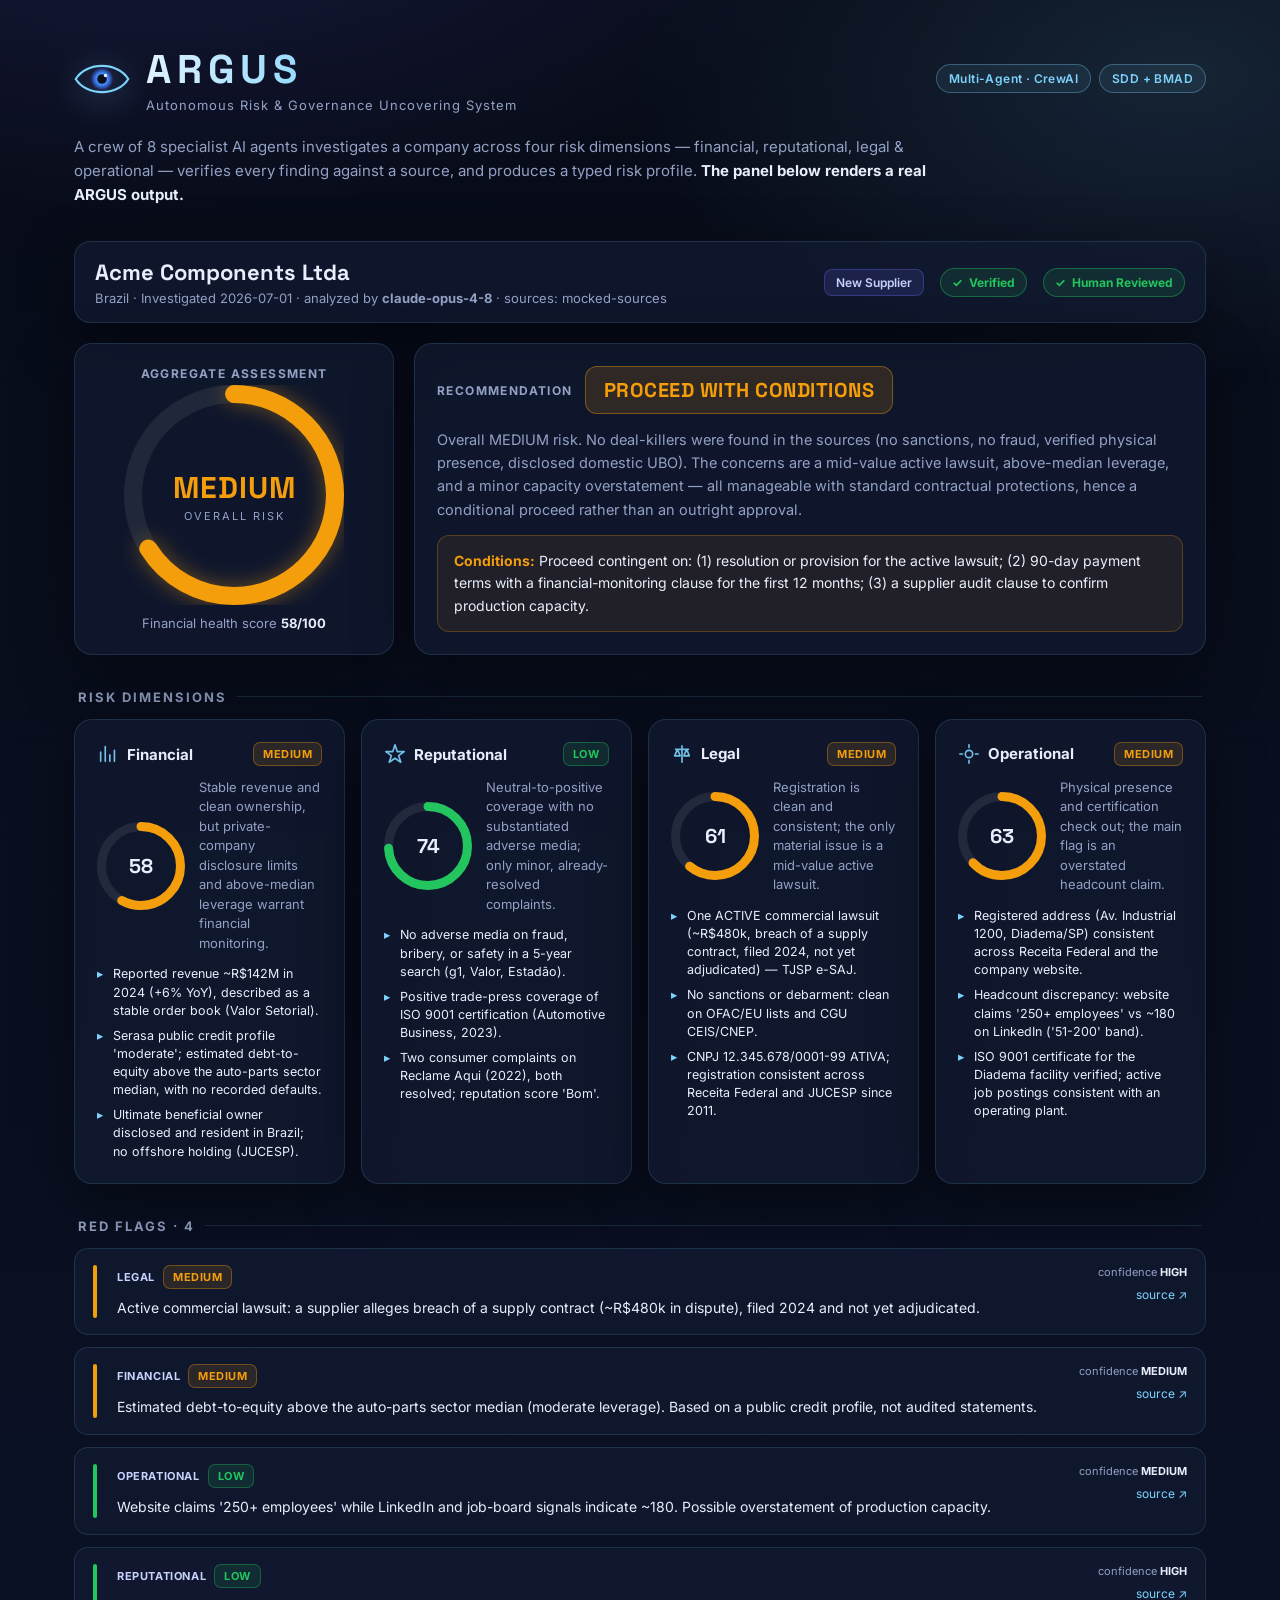
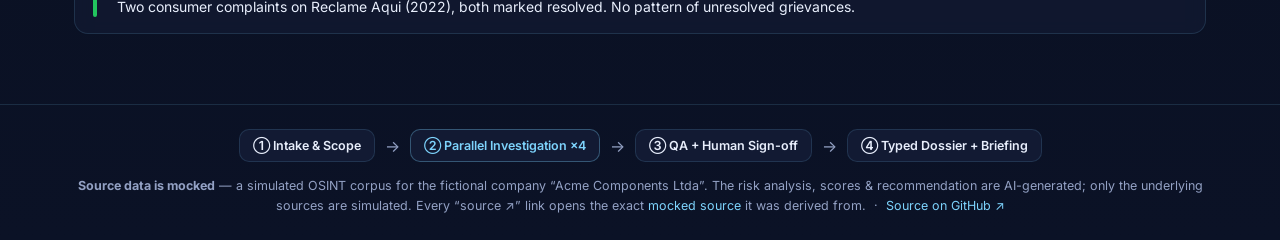
<file: dashboard/index.html>
<!DOCTYPE html>
<html lang="en">
<head>
  <meta charset="UTF-8" />
  <meta name="viewport" content="width=device-width, initial-scale=1.0" />
  <title>ARGUS — Corporate Due Diligence Dashboard</title>
  <meta name="description" content="ARGUS — Autonomous Risk & Governance Uncovering System. A CrewAI multi-agent due diligence dashboard." />
  <link rel="preconnect" href="https://fonts.googleapis.com" />
  <link rel="preconnect" href="https://fonts.gstatic.com" crossorigin />
  <link href="https://fonts.googleapis.com/css2?family=Inter:wght@400;500;600;700;800&family=Space+Grotesk:wght@500;600;700&display=swap" rel="stylesheet" />
  <link rel="stylesheet" href="styles.css" />
</head>
<body>
  <div class="scanline" aria-hidden="true"></div>

  <header class="hero">
    <div class="hero-inner">
      <div class="brand">
        <svg class="eye" viewBox="0 0 64 64" width="56" height="56" aria-hidden="true">
          <defs>
            <radialGradient id="iris" cx="50%" cy="50%" r="50%">
              <stop offset="0%" stop-color="#7dd3fc" />
              <stop offset="55%" stop-color="#3b82f6" />
              <stop offset="100%" stop-color="#1e1b4b" />
            </radialGradient>
          </defs>
          <path d="M2 32 C14 12 50 12 62 32 C50 52 14 52 2 32 Z" fill="none" stroke="#7dd3fc" stroke-width="2.5"/>
          <circle cx="32" cy="32" r="13" fill="url(#iris)" />
          <circle cx="32" cy="32" r="5.5" fill="#0b1020" />
          <circle cx="36" cy="28" r="2" fill="#e0f2fe" />
        </svg>
        <div class="brand-text">
          <h1>ARGUS</h1>
          <p>Autonomous Risk &amp; Governance Uncovering System</p>
        </div>
      </div>
      <div class="brand-tags">
        <span class="tag tag-ghost">Multi-Agent · CrewAI</span>
        <span class="tag tag-ghost">SDD + BMAD</span>
      </div>
    </div>
    <p class="hero-sub">
      A crew of 8 specialist AI agents investigates a company across four risk dimensions —
      financial, reputational, legal &amp; operational — verifies every finding against a source,
      and produces a typed risk profile. <strong>The panel below renders a real ARGUS output.</strong>
    </p>
  </header>

  <main id="app" class="wrap">
    <div class="loading" id="loading">Loading investigation results…</div>
  </main>

  <footer class="foot">
    <div class="foot-inner">
      <div class="pipeline" aria-label="ARGUS pipeline">
        <span class="p-step">① Intake &amp; Scope</span>
        <span class="p-arrow">→</span>
        <span class="p-step p-parallel">② Parallel Investigation ×4</span>
        <span class="p-arrow">→</span>
        <span class="p-step">③ QA + Human Sign-off</span>
        <span class="p-arrow">→</span>
        <span class="p-step">④ Typed Dossier + Briefing</span>
      </div>
      <p class="disclaimer">
        <strong>Source data is mocked</strong> — a simulated OSINT corpus for the fictional
        company “Acme Components Ltda”. The risk analysis, scores &amp; recommendation are
        AI-generated; only the underlying sources are simulated. Every “source ↗” link opens the
        exact <a href="sources.html">mocked source</a> it was derived from.
        &nbsp;·&nbsp; <a href="https://github.com/robertogfortes/argus-due-diligence" target="_blank" rel="noopener">Source on GitHub ↗</a>
      </p>
    </div>
  </footer>

  <!-- Zero-CORS data load: works on file:// and GitHub Pages -->
  <script src="data/risk_profile.js"></script>
  <script src="app.js"></script>
</body>
</html>
</file>
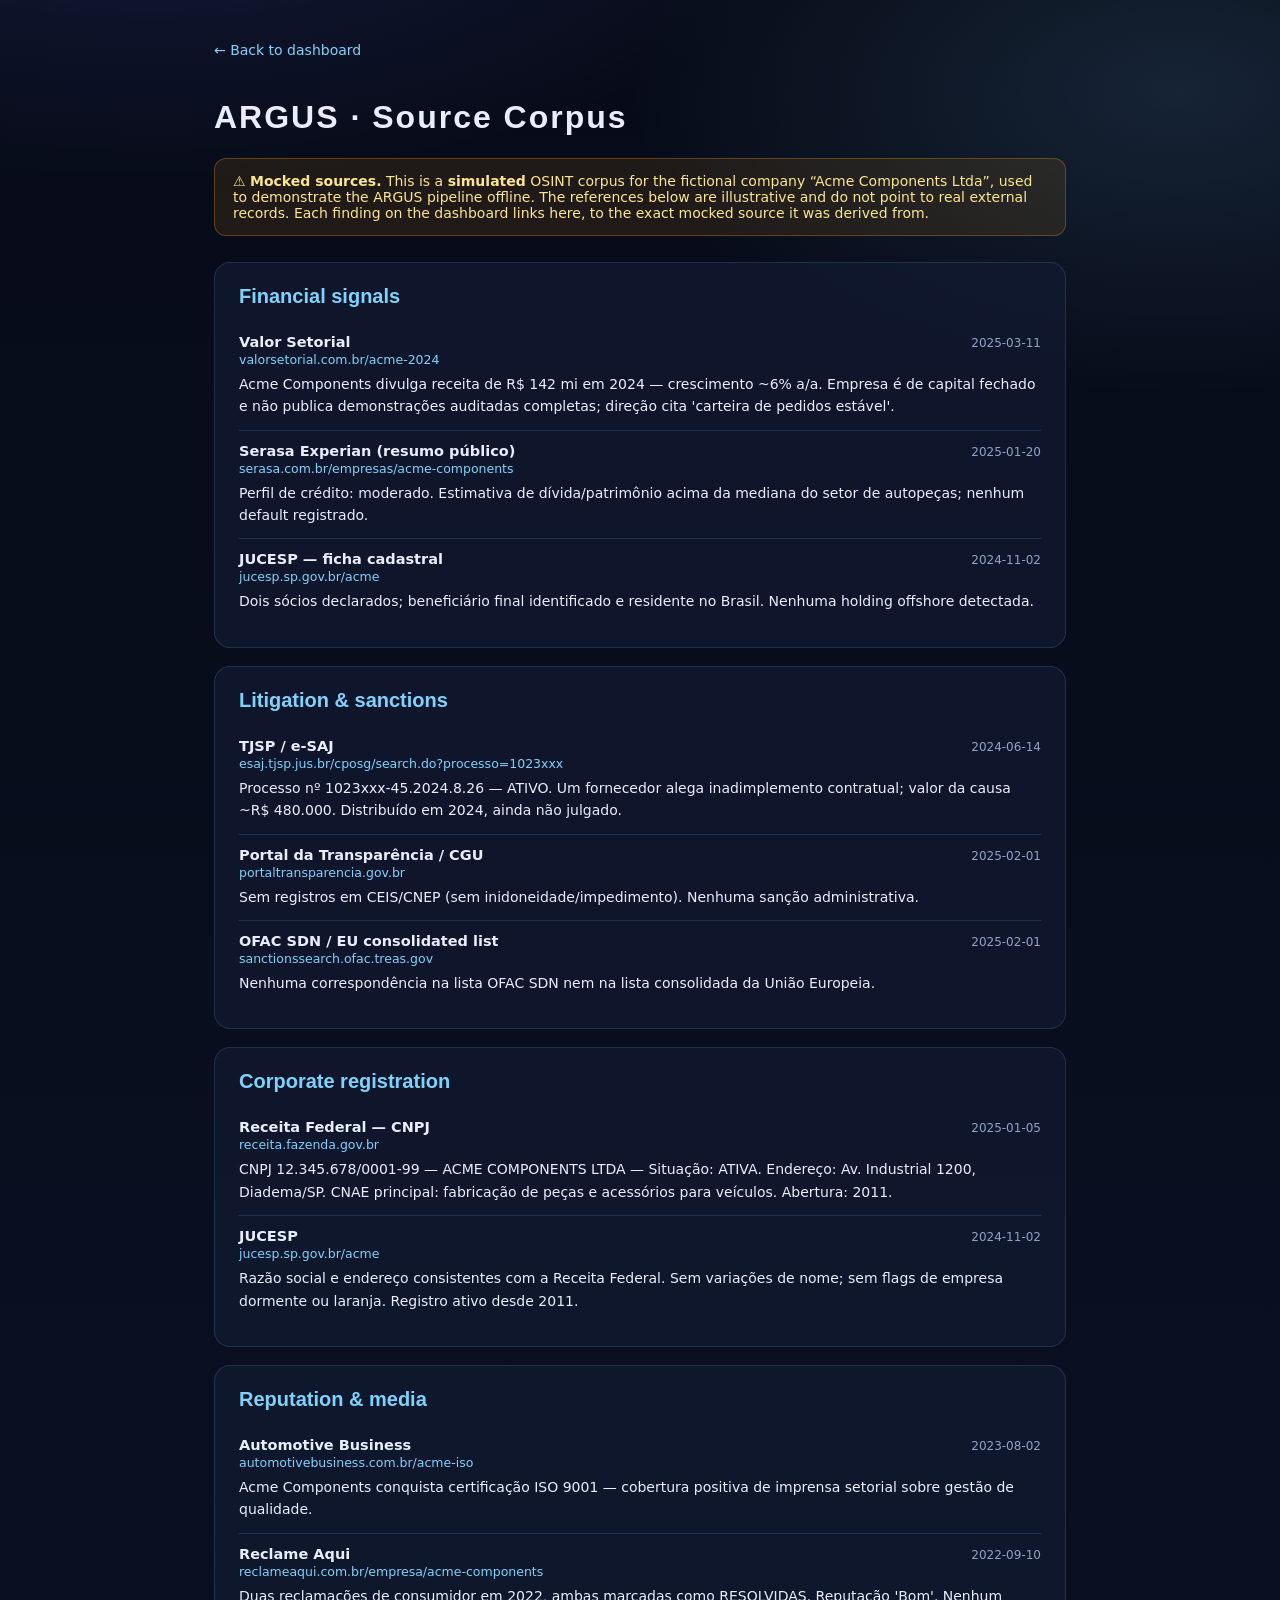
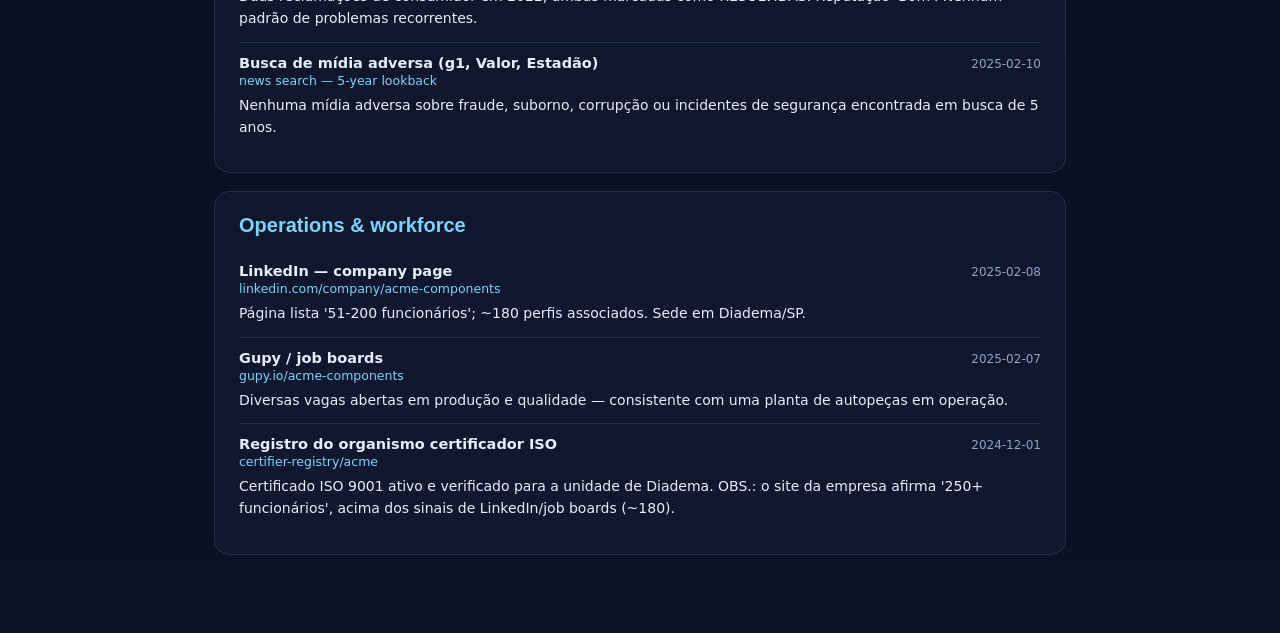
<file: dashboard/sources.html>
<!DOCTYPE html>
<html lang="en">
<head>
  <meta charset="UTF-8" />
  <meta name="viewport" content="width=device-width, initial-scale=1.0" />
  <title>ARGUS — Mocked Source Corpus</title>
  <link rel="stylesheet" href="styles.css" />
  <style>
    .src-wrap { max-width: 900px; margin: 0 auto; padding: 40px 24px 60px; }
    .src-banner { background: rgba(245,158,11,0.1); border: 1px solid rgba(245,158,11,0.3);
      border-radius: 12px; padding: 14px 18px; color: #fde68a; font-size: 14px;
      margin-bottom: 26px; }
    .source-page { background: var(--panel); border: 1px solid var(--border);
      border-radius: 16px; padding: 22px 24px; margin-bottom: 18px; scroll-margin-top: 20px; }
    .source-page h2 { margin: 0 0 14px; font-family: 'Space Grotesk', sans-serif;
      font-size: 20px; color: var(--accent); }
    .entry { padding: 12px 0; border-top: 1px solid var(--border); }
    .entry:first-of-type { border-top: none; }
    .entry-head { display: flex; justify-content: space-between; gap: 10px;
      align-items: baseline; }
    .src-name { font-weight: 700; font-size: 14.5px; }
    .src-date { color: var(--muted); font-size: 12px; }
    .src-ref { color: var(--accent); font-size: 12.5px; margin: 2px 0 6px;
      word-break: break-all; }
    .src-text { margin: 0; font-size: 14px; line-height: 1.6; color: var(--text); }
    .back { display: inline-block; margin-bottom: 20px; color: var(--accent);
      text-decoration: none; font-size: 14px; }
    .back:hover { text-decoration: underline; }
  </style>
</head>
<body>
  <div class="src-wrap">
    <a class="back" href="index.html">← Back to dashboard</a>
    <h1 style="font-family:'Space Grotesk',sans-serif;letter-spacing:2px">ARGUS · Source Corpus</h1>
    <div class="src-banner">
      ⚠️ <b>Mocked sources.</b> This is a <b>simulated</b> OSINT corpus for the fictional
      company “Acme Components Ltda”, used to demonstrate the ARGUS pipeline offline. The
      references below are illustrative and do not point to real external records. Each finding
      on the dashboard links here, to the exact mocked source it was derived from.
    </div>
  <section id="financials" class="source-page">
      <h2>Financial signals</h2>
      <div class="entry">
        <div class="entry-head"><span class="src-name">Valor Setorial</span>
          <span class="src-date">2025-03-11</span></div>
        <div class="src-ref">valorsetorial.com.br/acme-2024</div>
        <p class="src-text">Acme Components divulga receita de R$ 142 mi em 2024 — crescimento ~6% a/a. Empresa é de capital fechado e não publica demonstrações auditadas completas; direção cita 'carteira de pedidos estável'.</p>
      </div>
      <div class="entry">
        <div class="entry-head"><span class="src-name">Serasa Experian (resumo público)</span>
          <span class="src-date">2025-01-20</span></div>
        <div class="src-ref">serasa.com.br/empresas/acme-components</div>
        <p class="src-text">Perfil de crédito: moderado. Estimativa de dívida/patrimônio acima da mediana do setor de autopeças; nenhum default registrado.</p>
      </div>
      <div class="entry">
        <div class="entry-head"><span class="src-name">JUCESP — ficha cadastral</span>
          <span class="src-date">2024-11-02</span></div>
        <div class="src-ref">jucesp.sp.gov.br/acme</div>
        <p class="src-text">Dois sócios declarados; beneficiário final identificado e residente no Brasil. Nenhuma holding offshore detectada.</p>
      </div>
    </section>
  <section id="litigation" class="source-page">
      <h2>Litigation &amp; sanctions</h2>
      <div class="entry">
        <div class="entry-head"><span class="src-name">TJSP / e-SAJ</span>
          <span class="src-date">2024-06-14</span></div>
        <div class="src-ref">esaj.tjsp.jus.br/cposg/search.do?processo=1023xxx</div>
        <p class="src-text">Processo nº 1023xxx-45.2024.8.26 — ATIVO. Um fornecedor alega inadimplemento contratual; valor da causa ~R$ 480.000. Distribuído em 2024, ainda não julgado.</p>
      </div>
      <div class="entry">
        <div class="entry-head"><span class="src-name">Portal da Transparência / CGU</span>
          <span class="src-date">2025-02-01</span></div>
        <div class="src-ref">portaltransparencia.gov.br</div>
        <p class="src-text">Sem registros em CEIS/CNEP (sem inidoneidade/impedimento). Nenhuma sanção administrativa.</p>
      </div>
      <div class="entry">
        <div class="entry-head"><span class="src-name">OFAC SDN / EU consolidated list</span>
          <span class="src-date">2025-02-01</span></div>
        <div class="src-ref">sanctionssearch.ofac.treas.gov</div>
        <p class="src-text">Nenhuma correspondência na lista OFAC SDN nem na lista consolidada da União Europeia.</p>
      </div>
    </section>
  <section id="registration" class="source-page">
      <h2>Corporate registration</h2>
      <div class="entry">
        <div class="entry-head"><span class="src-name">Receita Federal — CNPJ</span>
          <span class="src-date">2025-01-05</span></div>
        <div class="src-ref">receita.fazenda.gov.br</div>
        <p class="src-text">CNPJ 12.345.678/0001-99 — ACME COMPONENTS LTDA — Situação: ATIVA. Endereço: Av. Industrial 1200, Diadema/SP. CNAE principal: fabricação de peças e acessórios para veículos. Abertura: 2011.</p>
      </div>
      <div class="entry">
        <div class="entry-head"><span class="src-name">JUCESP</span>
          <span class="src-date">2024-11-02</span></div>
        <div class="src-ref">jucesp.sp.gov.br/acme</div>
        <p class="src-text">Razão social e endereço consistentes com a Receita Federal. Sem variações de nome; sem flags de empresa dormente ou laranja. Registro ativo desde 2011.</p>
      </div>
    </section>
  <section id="reputation" class="source-page">
      <h2>Reputation &amp; media</h2>
      <div class="entry">
        <div class="entry-head"><span class="src-name">Automotive Business</span>
          <span class="src-date">2023-08-02</span></div>
        <div class="src-ref">automotivebusiness.com.br/acme-iso</div>
        <p class="src-text">Acme Components conquista certificação ISO 9001 — cobertura positiva de imprensa setorial sobre gestão de qualidade.</p>
      </div>
      <div class="entry">
        <div class="entry-head"><span class="src-name">Reclame Aqui</span>
          <span class="src-date">2022-09-10</span></div>
        <div class="src-ref">reclameaqui.com.br/empresa/acme-components</div>
        <p class="src-text">Duas reclamações de consumidor em 2022, ambas marcadas como RESOLVIDAS. Reputação 'Bom'. Nenhum padrão de problemas recorrentes.</p>
      </div>
      <div class="entry">
        <div class="entry-head"><span class="src-name">Busca de mídia adversa (g1, Valor, Estadão)</span>
          <span class="src-date">2025-02-10</span></div>
        <div class="src-ref">news search — 5-year lookback</div>
        <p class="src-text">Nenhuma mídia adversa sobre fraude, suborno, corrupção ou incidentes de segurança encontrada em busca de 5 anos.</p>
      </div>
    </section>
  <section id="operations" class="source-page">
      <h2>Operations &amp; workforce</h2>
      <div class="entry">
        <div class="entry-head"><span class="src-name">LinkedIn — company page</span>
          <span class="src-date">2025-02-08</span></div>
        <div class="src-ref">linkedin.com/company/acme-components</div>
        <p class="src-text">Página lista '51-200 funcionários'; ~180 perfis associados. Sede em Diadema/SP.</p>
      </div>
      <div class="entry">
        <div class="entry-head"><span class="src-name">Gupy / job boards</span>
          <span class="src-date">2025-02-07</span></div>
        <div class="src-ref">gupy.io/acme-components</div>
        <p class="src-text">Diversas vagas abertas em produção e qualidade — consistente com uma planta de autopeças em operação.</p>
      </div>
      <div class="entry">
        <div class="entry-head"><span class="src-name">Registro do organismo certificador ISO</span>
          <span class="src-date">2024-12-01</span></div>
        <div class="src-ref">certifier-registry/acme</div>
        <p class="src-text">Certificado ISO 9001 ativo e verificado para a unidade de Diadema. OBS.: o site da empresa afirma '250+ funcionários', acima dos sinais de LinkedIn/job boards (~180).</p>
      </div>
    </section>
  </div>
</body>
</html>
</file>
<file: dashboard/styles.css>
:root {
  --bg: #070b18;
  --bg-2: #0b1226;
  --panel: rgba(19, 27, 51, 0.72);
  --panel-solid: #121a33;
  --border: rgba(125, 211, 252, 0.14);
  --border-strong: rgba(125, 211, 252, 0.32);
  --text: #e8eefc;
  --muted: #93a1c4;
  --accent: #7dd3fc;
  --accent-2: #6366f1;

  --low: #22c55e;
  --low-bg: rgba(34, 197, 94, 0.12);
  --medium: #f59e0b;
  --medium-bg: rgba(245, 158, 11, 0.12);
  --high: #ef4444;
  --high-bg: rgba(239, 68, 68, 0.12);

  --shadow: 0 20px 60px rgba(0, 0, 0, 0.45);
}

* { box-sizing: border-box; }

html, body {
  margin: 0;
  padding: 0;
  background:
    radial-gradient(1200px 600px at 12% -8%, rgba(99, 102, 241, 0.18), transparent 60%),
    radial-gradient(1000px 560px at 92% 4%, rgba(125, 211, 252, 0.12), transparent 55%),
    linear-gradient(180deg, var(--bg), var(--bg-2));
  color: var(--text);
  font-family: 'Inter', system-ui, -apple-system, Segoe UI, Roboto, sans-serif;
  -webkit-font-smoothing: antialiased;
  min-height: 100vh;
}

.scanline {
  position: fixed;
  inset: 0;
  pointer-events: none;
  background: repeating-linear-gradient(180deg, rgba(255,255,255,0.015) 0 1px, transparent 1px 3px);
  mix-blend-mode: overlay;
  z-index: 1;
}

/* ── Hero ─────────────────────────────────────────────── */
.hero {
  max-width: 1180px;
  margin: 0 auto;
  padding: 44px 24px 8px;
  position: relative;
  z-index: 2;
}
.hero-inner {
  display: flex;
  align-items: center;
  justify-content: space-between;
  gap: 20px;
  flex-wrap: wrap;
}
.brand { display: flex; align-items: center; gap: 16px; }
.eye { filter: drop-shadow(0 6px 18px rgba(125, 211, 252, 0.35)); }
.brand-text h1 {
  font-family: 'Space Grotesk', sans-serif;
  font-size: 40px;
  letter-spacing: 6px;
  margin: 0;
  background: linear-gradient(90deg, #e0f2fe, #7dd3fc 55%, #a5b4fc);
  -webkit-background-clip: text;
  background-clip: text;
  color: transparent;
}
.brand-text p { margin: 2px 0 0; color: var(--muted); font-size: 13px; letter-spacing: 1px; }
.brand-tags { display: flex; gap: 8px; flex-wrap: wrap; }
.tag {
  font-size: 12px;
  font-weight: 600;
  padding: 6px 12px;
  border-radius: 999px;
  letter-spacing: 0.4px;
}
.tag-ghost { color: var(--accent); background: rgba(125, 211, 252, 0.08); border: 1px solid var(--border-strong); }
.hero-sub {
  max-width: 860px;
  margin: 22px 0 0;
  color: var(--muted);
  font-size: 15px;
  line-height: 1.6;
}
.hero-sub strong { color: var(--text); }

/* ── Layout ───────────────────────────────────────────── */
.wrap {
  max-width: 1180px;
  margin: 0 auto;
  padding: 26px 24px 40px;
  position: relative;
  z-index: 2;
}
.loading { color: var(--muted); padding: 60px 0; text-align: center; }

.summary-bar {
  display: flex;
  align-items: center;
  gap: 16px;
  flex-wrap: wrap;
  padding: 16px 20px;
  background: var(--panel);
  border: 1px solid var(--border);
  border-radius: 16px;
  backdrop-filter: blur(8px);
  box-shadow: var(--shadow);
}
.company { display: flex; flex-direction: column; gap: 4px; margin-right: auto; }
.company h2 { margin: 0; font-size: 22px; font-family: 'Space Grotesk', sans-serif; }
.company .meta { color: var(--muted); font-size: 13px; }
.chip {
  font-size: 12px; font-weight: 600; padding: 5px 11px; border-radius: 8px;
  background: rgba(99, 102, 241, 0.15); color: #c7d2fe; border: 1px solid rgba(99,102,241,0.35);
  text-transform: capitalize;
}
.badge {
  display: inline-flex; align-items: center; gap: 6px;
  font-size: 12px; font-weight: 700; padding: 6px 11px; border-radius: 999px;
  background: var(--low-bg); color: var(--low); border: 1px solid rgba(34,197,94,0.4);
}
.badge::before { content: "✓"; }

/* ── Hero grid: gauge + recommendation ────────────────── */
.top-grid {
  display: grid;
  grid-template-columns: 320px 1fr;
  gap: 20px;
  margin-top: 20px;
}
@media (max-width: 820px) { .top-grid { grid-template-columns: 1fr; } }

.card {
  background: var(--panel);
  border: 1px solid var(--border);
  border-radius: 18px;
  padding: 22px;
  backdrop-filter: blur(8px);
  box-shadow: var(--shadow);
}
.card h3 {
  margin: 0 0 4px; font-size: 12px; letter-spacing: 1.4px; text-transform: uppercase;
  color: var(--muted); font-weight: 700;
}

.gauge-card { display: flex; flex-direction: column; align-items: center; text-align: center; }
.gauge { position: relative; width: 220px; height: 220px; }
.gauge svg { transform: rotate(-90deg); }
.gauge .center {
  position: absolute; inset: 0; display: flex; flex-direction: column;
  align-items: center; justify-content: center;
}
.gauge .risk-word { font-family: 'Space Grotesk', sans-serif; font-size: 30px; font-weight: 700; letter-spacing: 1px; }
.gauge .risk-label { font-size: 11px; color: var(--muted); letter-spacing: 2px; text-transform: uppercase; margin-top: 2px; }

.rec {
  display: flex; flex-direction: column; gap: 14px; justify-content: center;
}
.rec .rec-head { display: flex; align-items: center; gap: 12px; flex-wrap: wrap; }
.rec .rec-pill {
  font-family: 'Space Grotesk', sans-serif; font-size: 20px; font-weight: 700;
  padding: 10px 18px; border-radius: 12px; letter-spacing: 0.5px;
}
.rec .rationale { color: var(--muted); font-size: 14.5px; line-height: 1.6; }
.rec .conditions {
  font-size: 14px; line-height: 1.6; color: var(--text);
  background: rgba(245, 158, 11, 0.08); border: 1px solid rgba(245,158,11,0.25);
  border-radius: 12px; padding: 14px 16px;
}
.rec .conditions b { color: var(--medium); }

/* ── Dimension cards ──────────────────────────────────── */
.section-title {
  margin: 34px 4px 14px; font-size: 13px; letter-spacing: 2px; text-transform: uppercase;
  color: var(--muted); font-weight: 700; display: flex; align-items: center; gap: 10px;
}
.section-title::after { content: ""; flex: 1; height: 1px; background: var(--border); }

.dims { display: grid; grid-template-columns: repeat(4, 1fr); gap: 16px; }
@media (max-width: 980px) { .dims { grid-template-columns: repeat(2, 1fr); } }
@media (max-width: 560px) { .dims { grid-template-columns: 1fr; } }

.dim { display: flex; flex-direction: column; gap: 12px; }
.dim-top { display: flex; align-items: center; justify-content: space-between; gap: 10px; }
.dim-name { font-weight: 700; font-size: 15px; display: flex; align-items: center; gap: 8px; }
.dim-icon { width: 22px; height: 22px; opacity: 0.9; }
.meter { position: relative; width: 88px; height: 88px; flex-shrink: 0; }
.meter svg { transform: rotate(-90deg); }
.meter .val { position: absolute; inset: 0; display: flex; align-items: center; justify-content: center; font-weight: 700; font-size: 20px; font-family: 'Space Grotesk', sans-serif; }
.dim-summary { color: var(--muted); font-size: 13px; line-height: 1.5; }
.dim-findings { list-style: none; margin: 0; padding: 0; display: flex; flex-direction: column; gap: 7px; }
.dim-findings li { font-size: 12.5px; color: var(--text); line-height: 1.45; padding-left: 16px; position: relative; }
.dim-findings li::before { content: "▸"; position: absolute; left: 0; color: var(--accent); }

.risk-badge { font-size: 11px; font-weight: 700; padding: 4px 9px; border-radius: 7px; letter-spacing: 0.5px; text-transform: uppercase; }
.r-low { color: var(--low); background: var(--low-bg); border: 1px solid rgba(34,197,94,0.35); }
.r-medium { color: var(--medium); background: var(--medium-bg); border: 1px solid rgba(245,158,11,0.35); }
.r-high { color: var(--high); background: var(--high-bg); border: 1px solid rgba(239,68,68,0.35); }

/* ── Red flags ────────────────────────────────────────── */
.flags { display: flex; flex-direction: column; gap: 12px; }
.flag {
  display: grid; grid-template-columns: 8px 1fr auto; gap: 16px; align-items: start;
  background: var(--panel); border: 1px solid var(--border); border-radius: 14px;
  padding: 16px 18px; backdrop-filter: blur(8px);
}
.flag .rail { width: 4px; border-radius: 4px; align-self: stretch; }
.flag.sev-low .rail { background: var(--low); }
.flag.sev-medium .rail { background: var(--medium); }
.flag.sev-high .rail { background: var(--high); }
.flag .body { display: flex; flex-direction: column; gap: 8px; }
.flag .flag-head { display: flex; align-items: center; gap: 8px; flex-wrap: wrap; }
.flag .cat { font-size: 11px; font-weight: 700; letter-spacing: 0.6px; text-transform: uppercase; color: #c7d2fe; }
.flag .desc { font-size: 14px; line-height: 1.55; color: var(--text); }
.flag .side { display: flex; flex-direction: column; align-items: flex-end; gap: 8px; text-align: right; }
.conf { font-size: 11px; color: var(--muted); }
.conf b { color: var(--text); text-transform: uppercase; }
.src { font-size: 12px; color: var(--accent); text-decoration: none; white-space: nowrap; }
.src:hover { text-decoration: underline; }

/* ── Footer ───────────────────────────────────────────── */
.foot { border-top: 1px solid var(--border); margin-top: 30px; position: relative; z-index: 2; }
.foot-inner { max-width: 1180px; margin: 0 auto; padding: 24px; }
.pipeline { display: flex; align-items: center; gap: 10px; flex-wrap: wrap; justify-content: center; margin-bottom: 14px; }
.p-step { font-size: 12.5px; font-weight: 600; color: var(--text); background: var(--panel-solid); border: 1px solid var(--border); padding: 8px 13px; border-radius: 10px; }
.p-parallel { border-color: var(--border-strong); color: var(--accent); }
.p-arrow { color: var(--muted); }
.disclaimer { text-align: center; color: var(--muted); font-size: 12.5px; line-height: 1.6; margin: 0; }
.disclaimer code { color: var(--accent); background: rgba(125,211,252,0.08); padding: 1px 6px; border-radius: 5px; }
.disclaimer a { color: var(--accent); text-decoration: none; }
.disclaimer a:hover { text-decoration: underline; }
</file>
